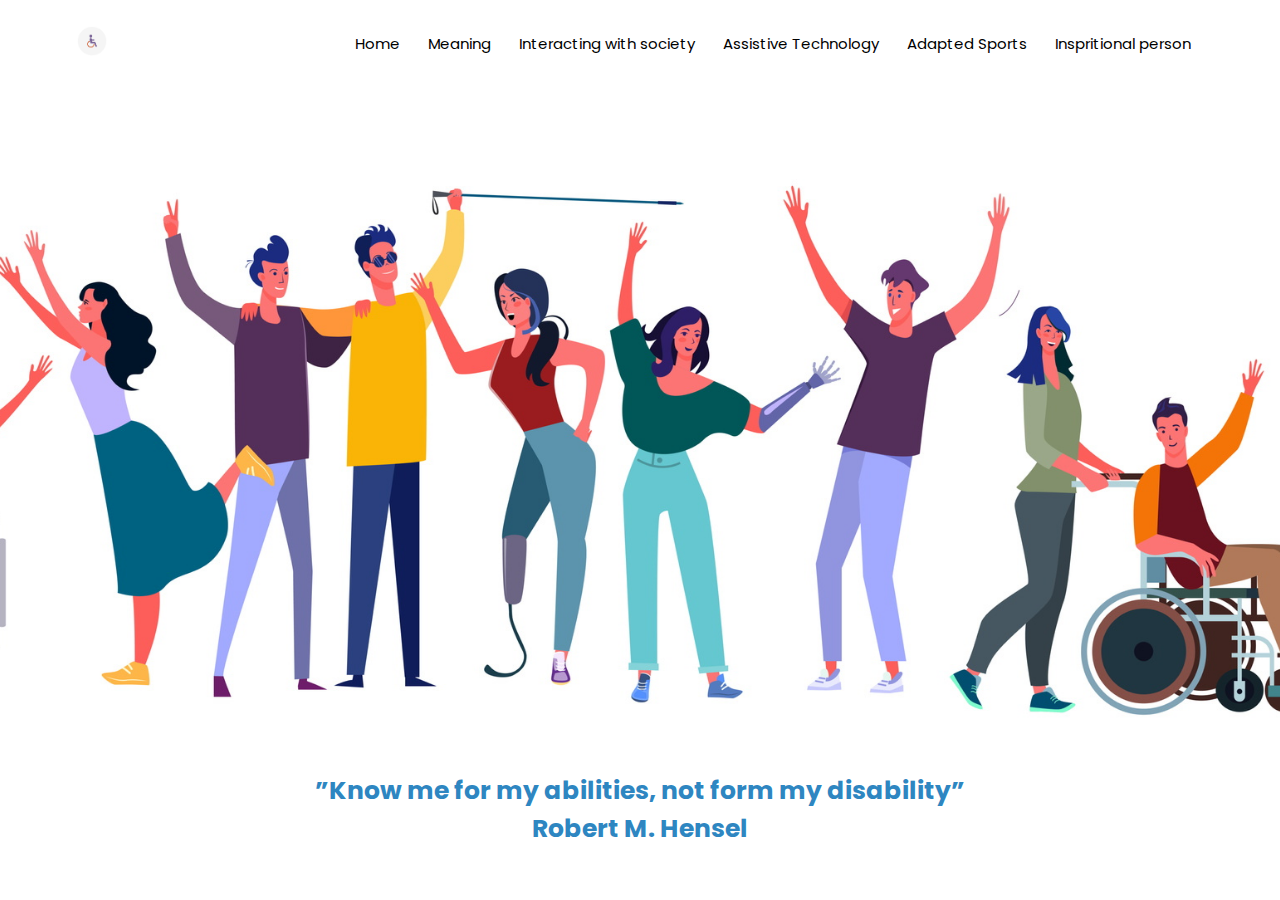
<file: index.html>
<!DOCTYPE html >
<html lang="en">
<head>
<meta name="viewport" content="with=device-width, initial-scale=1.0">
<title>Disability</title>
<link rel="stylesheet" href="style.css" >
<link rel="preconnect" href="https://fonts.gstatic.com">
<link href="https://fonts.googleapis.com/css2?family=Girassol&family=Poppins:ital,wght@0,100;0,300;0,400;0,600;0,700;1,200;1,600&display=swap" rel="stylesheet">
<link rel="stylesheet" href="https://cdnjs.cloudflare.com/ajax/libs/font-awesome/4.7.0/css/font-awesome.min.css">
<link rel="shortcut icon" href="imeges/icon.png" type="image/png">
<meta charset="utf-8">
</head>
<body>
    
<div class="header">
    <nav> 
        <a href="index.html"><img src="imeges/icon.png" alt="icon"></a>
        <div class="nav-links" id="navLinks">
        <i class="fa fa-window-close" onclick="hideMenu()" ></i>
    
            <ul>
                <li><a href="index.html">Home</a></li>
                <li><a href="meaning.html">Meaning</a></li>
                <li><a href="interacting.html">Interacting with society</a></li>
                <li><a href="at.html">Assistive Technology</a></li>
                <li><a href="sports.html">Adapted Sports</a></li>
                <li><a href="person.html">Inspritional person</a></li>
            </ul>
        </div>
        <i class="fa fa-bars" onclick="showMenu()"> </i>
    </nav>
    <section class="text-box">
        <h2> ”Know me for my abilities, not form my disability”<br> Robert M. Hensel</h2>
    </section>

</div>







<!--JavaScript for Toggle Menu-->

<script>
    var navLinks = document.getElementById("navLinks");
    function showMenu(){
        navLinks.style.right="0";}


    function hideMenu(){
      navLinks.style.right="-200px";}   
</script>



</body>
</html>
</file>
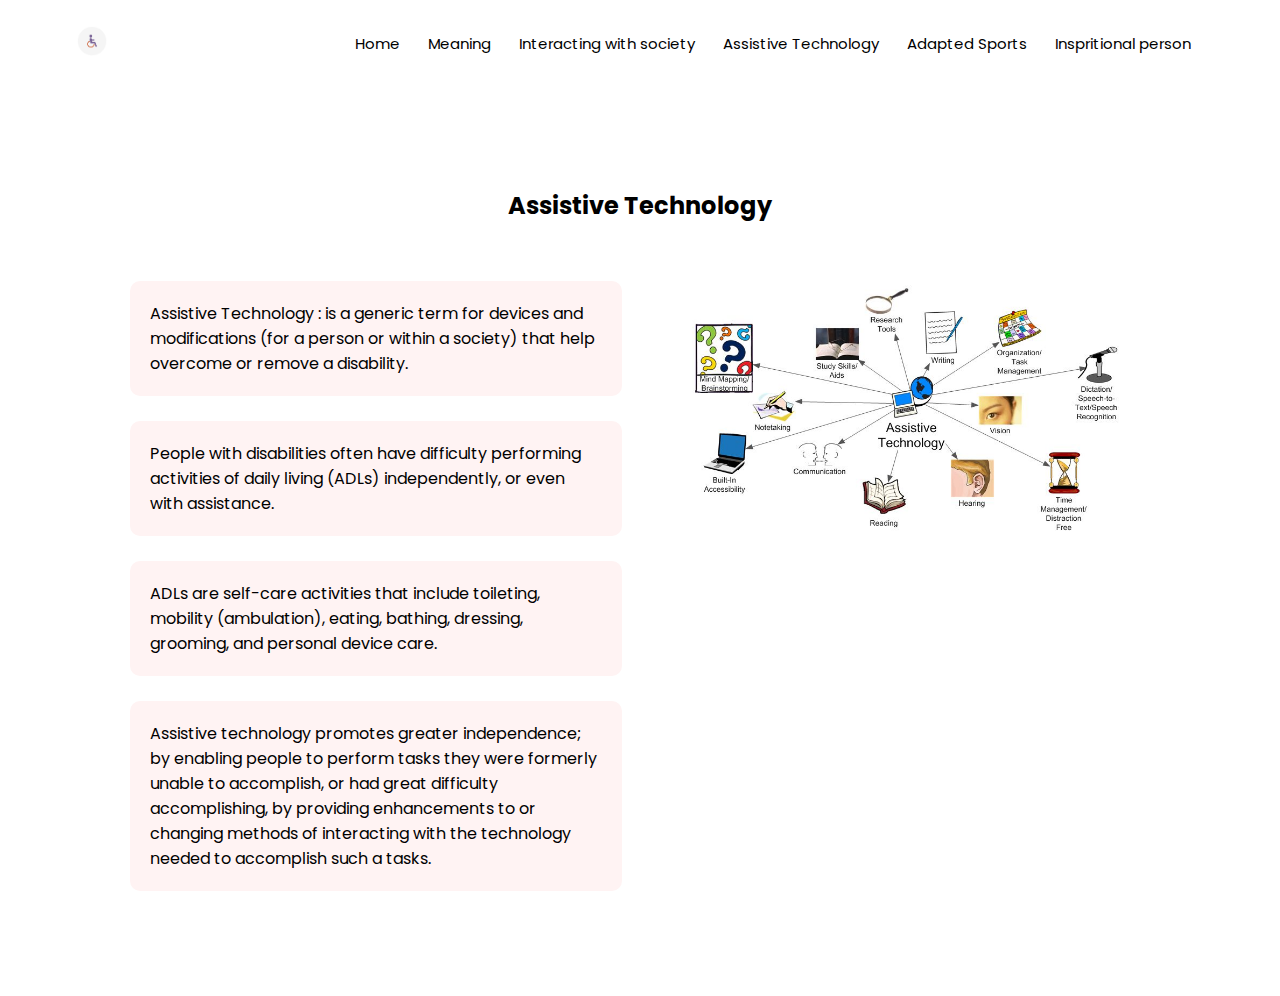
<file: at.html>
<!DOCTYPE html >
<html lang="en">
<head>
<meta name="viewport" content="with=device-width, initial-scale=1.0">
<title>Disability</title>
<link rel="stylesheet" href="style.css" >
<link rel="preconnect" href="https://fonts.gstatic.com">
<link href="https://fonts.googleapis.com/css2?family=Girassol&family=Poppins:ital,wght@0,100;0,300;0,400;0,600;0,700;1,200;1,600&display=swap" rel="stylesheet">
<link rel="stylesheet" href="https://cdnjs.cloudflare.com/ajax/libs/font-awesome/4.7.0/css/font-awesome.min.css">
<link rel="shortcut icon" href="imeges/icon.png" type="image/png">
<meta charset="utf-8">
</head>
<body>
    

<div class="header2" >
    <nav> 
        <a href="index.html"><img src="imeges/icon.png" alt="icon"></a>
        <div class="nav-links" id="navLinks">
        <i class="fa fa-window-close" onclick="hideMenu()" ></i>
    
            <ul>
                <li><a href="index.html">Home</a></li>
                <li><a href="meaning.html">Meaning</a></li>
                <li><a href="interacting.html">Interacting with society</a></li>
                <li><a href="at.html">Assistive Technology</a></li>
                <li><a href="sports.html">Adapted Sports</a></li>
                <li><a href="person.html">Inspritional person</a></li>
            </ul>
        </div>
        <i class="fa fa-bars" onclick="showMenu()"> </i>
    </nav>
    <h2>Assistive Technology</h2>
</div>



<div class="interacting">
    <div class="row">
        <div class="col2">
            <p> Assistive Technology :
                is a generic term for devices and modifications (for a person or within a society)
                 that help overcome or remove a disability. 
               </p>
                  <br>

             <p>
                People with disabilities often have difficulty performing activities of daily living (ADLs) independently,
                 or even with assistance. 
             </p>     
             <br>
             <p>
                ADLs are self-care activities that include toileting, 
                mobility (ambulation), eating, bathing, dressing, grooming,
                 and personal device care. 
             </p>
             <br>
             <p>
                Assistive technology promotes greater independence; 
                by enabling people to perform tasks they were formerly unable to accomplish,
                 or had great difficulty accomplishing, by providing enhancements to or changing methods
                  of interacting with the technology needed to accomplish such a tasks.
             </p>
             <br>
        </div>
        <div class="col2">
          <img src="imeges/at.jpg" alt="" >  
        </div>

    </div>


</div>
</body>
</html>
</file>
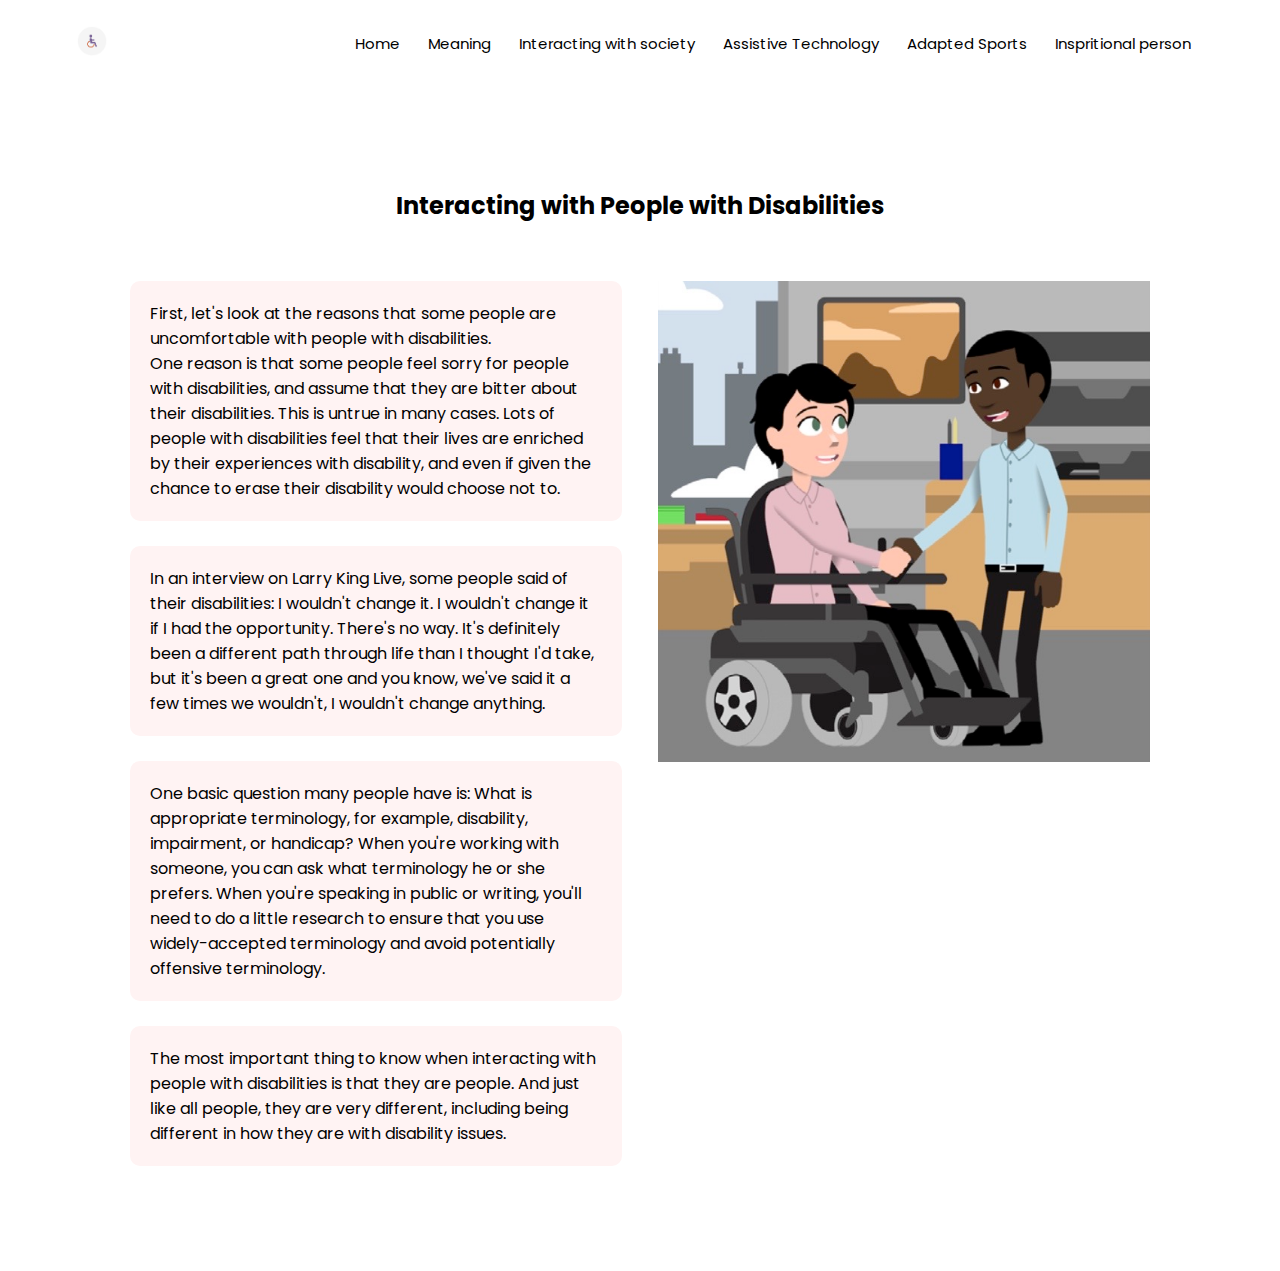
<file: interacting.html>
<!DOCTYPE html >
<html lang="en">
<head>
<meta name="viewport" content="with=device-width, initial-scale=1.0">
<title>Disability</title>
<link rel="stylesheet" href="style.css" >
<link rel="preconnect" href="https://fonts.gstatic.com">
<link href="https://fonts.googleapis.com/css2?family=Girassol&family=Poppins:ital,wght@0,100;0,300;0,400;0,600;0,700;1,200;1,600&display=swap" rel="stylesheet">
<link rel="stylesheet" href="https://cdnjs.cloudflare.com/ajax/libs/font-awesome/4.7.0/css/font-awesome.min.css">
<link rel="shortcut icon" href="imeges/icon.png" type="image/png">
<meta charset="utf-8">
</head>
<body>
    

<div class="header2" >
    <nav> 
        <a href="index.html"><img src="imeges/icon.png" alt="icon"></a>
        <div class="nav-links" id="navLinks">
        <i class="fa fa-window-close" onclick="hideMenu()" ></i>
    
            <ul>
                <li><a href="index.html">Home</a></li>
                <li><a href="meaning.html">Meaning</a></li>
                <li><a href="interacting.html">Interacting with society</a></li>
                <li><a href="at.html">Assistive Technology</a></li>
                <li><a href="sports.html">Adapted Sports</a></li>
                <li><a href="person.html">Inspritional person</a></li>
            </ul>
        </div>
        <i class="fa fa-bars" onclick="showMenu()"> </i>
    </nav>
    <h2>Interacting with People with Disabilities</h2>
</div>



<div class="interacting">
    <div class="row">
        <div class="col2">
            <p>First, let's look at the reasons that some people are uncomfortable with people with disabilities. <br>
                 One reason is that some people feel sorry for people with disabilities,
                  and assume that they are bitter about their disabilities. 
                  This is untrue in many cases. 
                  Lots of people with disabilities feel that their lives are enriched by their experiences with disability, 
                  and even if given the chance to erase their disability would choose not to.</p>
                  <br>

             <p>
                In an interview on Larry King Live, some people said of their disabilities:
                I wouldn't change it. I wouldn't change it if I had the opportunity. There's no way.
                It's definitely been a different path through life than I thought I'd take,
                 but it's been a great one and you know, we've said it a few times we wouldn't, I wouldn't change anything. 
             </p>     
             <br>
             <p>
                One basic question many people have is: What is appropriate terminology, for example, disability, impairment, or handicap?
                 When you're working with someone, you can ask what terminology he or she prefers. When you're speaking in public or writing, 
                you'll need to do a little research to ensure that you use widely-accepted terminology and avoid potentially offensive terminology. 
             </p>
             <br>
             <p>
                The most important thing to know when interacting with people with disabilities is that they are people.
                And just like all people, they are very different, including being different in how they are with disability issues. 
             </p>
             <br>
        </div>
        <div class="col2">
          <img src="imeges/222.jpg" alt="" >  
        </div>

    </div>


</div>



</body>
</html>
</file>
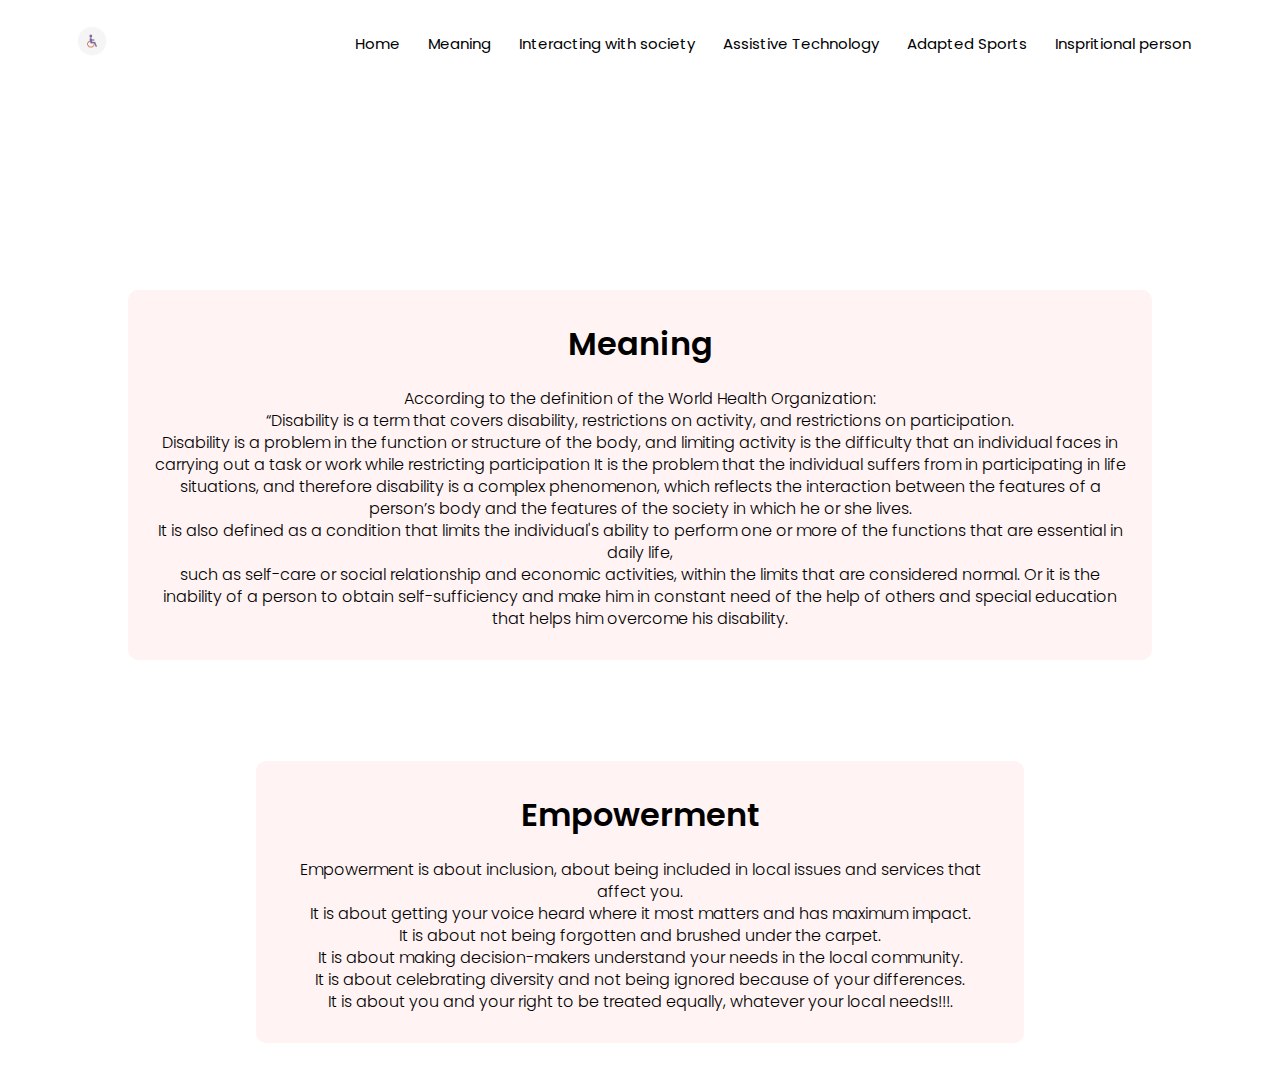
<file: meaning.html>
<!DOCTYPE html >
<html lang="en">
<head>
<meta name="viewport" content="with=device-width, initial-scale=1.0">
<title>Disability</title>
<link rel="stylesheet" href="style.css" >
<link rel="preconnect" href="https://fonts.gstatic.com">
<link href="https://fonts.googleapis.com/css2?family=Girassol&family=Poppins:ital,wght@0,100;0,300;0,400;0,600;0,700;1,200;1,600&display=swap" rel="stylesheet">
<link rel="stylesheet" href="https://cdnjs.cloudflare.com/ajax/libs/font-awesome/4.7.0/css/font-awesome.min.css">
<link rel="shortcut icon" href="imeges/icon.png" type="image/png">
<meta charset="utf-8">
</head>
<body>
    
<div class="header2">
    <nav> 
        <a href="index.html"><img src="imeges/icon.png" alt="icon"></a>
        <div class="nav-links" id="navLinks">
        <i class="fa fa-window-close" onclick="hideMenu()" ></i>
    
            <ul>
                <li><a href="index.html">Home</a></li>
                <li><a href="meaning.html">Meaning</a></li>
                <li><a href="interacting.html">Interacting with society</a></li>
                <li><a href="at.html">Assistive Technology</a></li>
                <li><a href="sports.html">Adapted Sports</a></li>
                <li><a href="person.html">Inspritional person</a></li>
            </ul>
        </div>
        <i class="fa fa-bars" onclick="showMenu()"> </i>
    </nav>
   

</div>

<!--Meaning-->

<section class="meaning">
   
     <div class="meaning-row">
         <h1>Meaning</h1>
         <h2>
            According to the definition of the World Health Organization: <br>
             “Disability is a term that covers disability, restrictions on activity, and restrictions on participation. <br>
              Disability is a problem in the function or structure of the body,
              and limiting activity is the difficulty that an individual faces in carrying out a task
               or work while restricting participation It is the problem that the individual suffers from in participating in life situations,
               and therefore disability is a complex phenomenon,
               which reflects the interaction between the features of a person’s body and the features of the society in which he or she lives. <br>
               It is also defined as a condition that limits the individual's ability to perform one or more of the functions that are essential in daily life, 
            <br> such as self-care or social relationship and economic activities,
             within the limits that are considered normal. Or it is the inability of a person to obtain self-sufficiency 
            and make him in constant need of the help of others and special education that helps him overcome his disability.
         </h2>

     </div>
</section>

<!--empowerment-->

<section class="empowerment">
    <div class="empowerment-row">
        <h1>Empowerment</h1>
        <h2>
            Empowerment is about inclusion, about being included in local issues and services that affect you. <br>
             It is about getting your voice heard where it most matters and has maximum impact. <br>
               It is about not being forgotten and brushed under the carpet.  <br>
               It is about making decision-makers understand your needs in the local community. <br>
                It is about celebrating diversity and not being ignored because of your differences. <br>
              It is about you and your right to be treated equally, whatever your local needs!!!. 
        </h2>
         

    </div>





</section>





<!--JavaScript for Toggle Menu-->

<script>
    var navLinks = document.getElementById("navLinks");
    function showMenu(){
        navLinks.style.right="0";}


    function hideMenu(){
      navLinks.style.right="-200px";}   
</script>



</body>
</html>
</file>
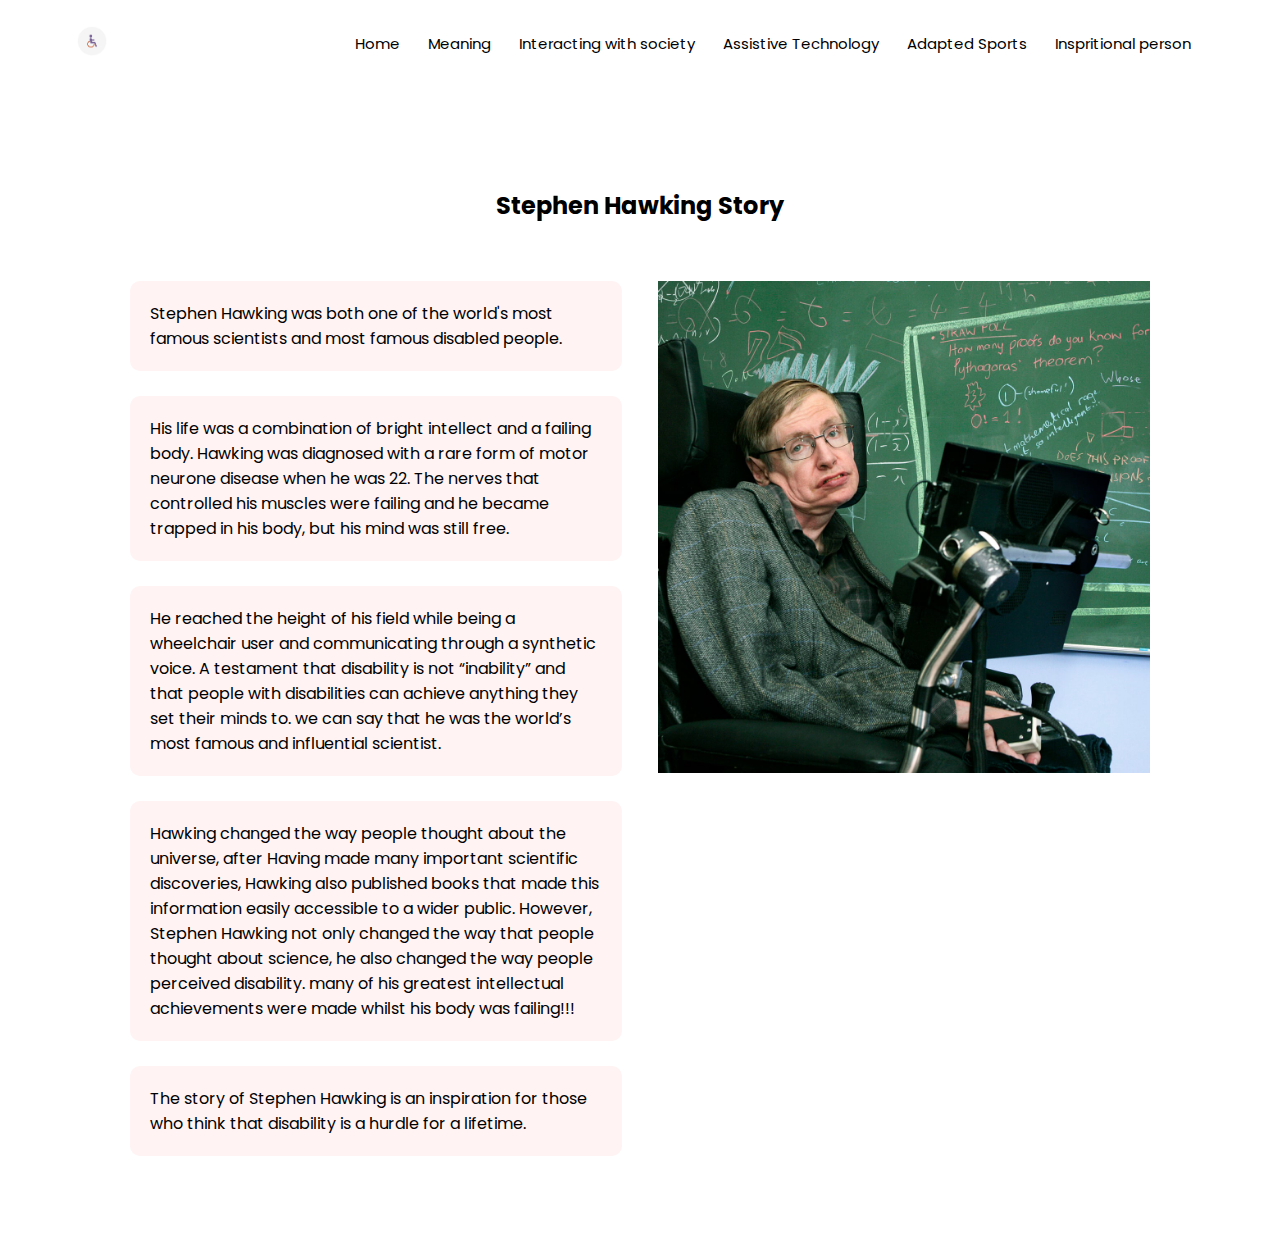
<file: person.html>
<!DOCTYPE html >
<html lang="en">
<head>
<meta name="viewport" content="with=device-width, initial-scale=1.0">
<title>Disability</title>
<link rel="stylesheet" href="style.css" >
<link rel="preconnect" href="https://fonts.gstatic.com">
<link href="https://fonts.googleapis.com/css2?family=Girassol&family=Poppins:ital,wght@0,100;0,300;0,400;0,600;0,700;1,200;1,600&display=swap" rel="stylesheet">
<link rel="stylesheet" href="https://cdnjs.cloudflare.com/ajax/libs/font-awesome/4.7.0/css/font-awesome.min.css">
<link rel="shortcut icon" href="imeges/icon.png" type="image/png">
<meta charset="utf-8">
</head>
<body>
    

<div class="header2" >
    <nav> 
        <a href="index.html"><img src="imeges/icon.png" alt="icon"></a>
        <div class="nav-links" id="navLinks">
        <i class="fa fa-window-close" onclick="hideMenu()" ></i>
    
            <ul>
                <li><a href="index.html">Home</a></li>
                <li><a href="meaning.html">Meaning</a></li>
                <li><a href="interacting.html">Interacting with society</a></li>
                <li><a href="at.html">Assistive Technology</a></li>
                <li><a href="sports.html">Adapted Sports</a></li>
                <li><a href="person.html">Inspritional person</a></li>
            </ul>
        </div>
        <i class="fa fa-bars" onclick="showMenu()"> </i>
    </nav>
    <h2>Stephen Hawking Story</h2>
</div>



<div class="interacting">
    <div class="row">
        <div class="col2">
            <p>Stephen Hawking was both one of the world's most famous scientists and most famous disabled people.</p>
                  <br>

             <p>
                His life was a combination of bright intellect and a failing body.
                Hawking was diagnosed with a rare form of motor neurone disease when he was 22.
                The nerves that controlled his muscles were failing and he became trapped in his body, but his mind was still free.
                 
             </p>     
             <br>
             <p>
                He reached the height of his field while being a wheelchair user and communicating through a synthetic voice.
                A testament that disability is not “inability” and that people with disabilities can achieve anything they set their minds to.
                we can say that he was the world’s most famous and influential scientist.
             </p>
             <br>
             <p>
                Hawking changed the way people thought about the universe, after Having made many important scientific discoveries,
                Hawking also published books that made this information easily accessible to a wider public.
                However, Stephen Hawking not only changed the way that people thought about science, he also changed the way people perceived disability.  
                many of his greatest intellectual achievements were made whilst his body was failing!!!

             </p>
             <br>
             <p>The story of Stephen Hawking is an inspiration for those who think that disability is a hurdle for a lifetime.</p>
        </div>
        <div class="col2">
          <img src="imeges/inspirational.jpg" alt="" >  
        </div>

    </div>


</div>

</body>
</html>
</file>
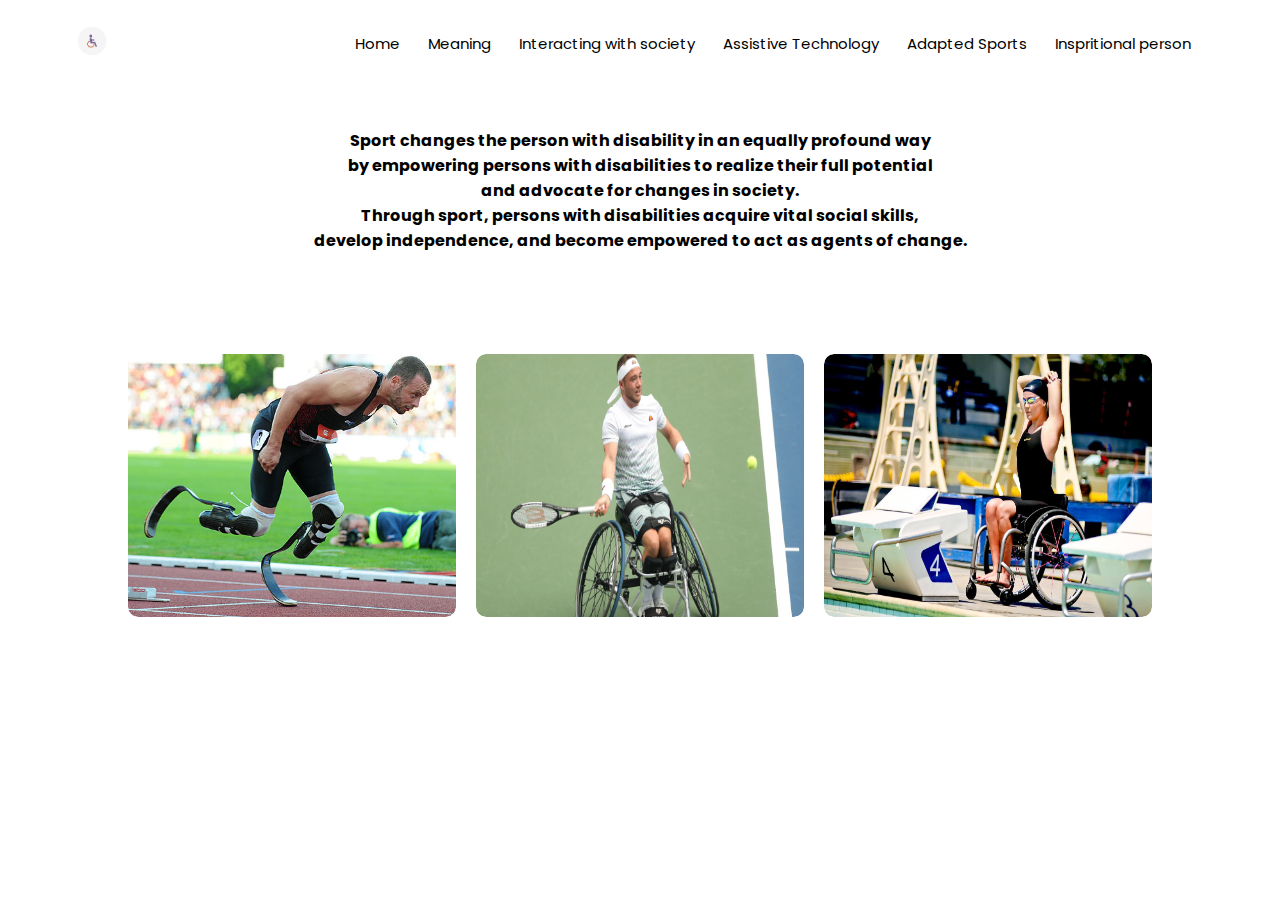
<file: sports.html>
<!DOCTYPE html >
<html lang="en">
<head>
<meta name="viewport" content="with=device-width, initial-scale=1.0">
<title>Disability</title>
<link rel="stylesheet" href="style.css" >
<link rel="preconnect" href="https://fonts.gstatic.com">
<link href="https://fonts.googleapis.com/css2?family=Girassol&family=Poppins:ital,wght@0,100;0,300;0,400;0,600;0,700;1,200;1,600&display=swap" rel="stylesheet">
<link rel="stylesheet" href="https://cdnjs.cloudflare.com/ajax/libs/font-awesome/4.7.0/css/font-awesome.min.css">
<link rel="shortcut icon" href="imeges/icon.png" type="image/png">
<meta charset="utf-8">
</head>
<body>
    
<div class="sub-header">
    <nav> 
        <a href="index.html"><img src="imeges/icon.png" alt="icon"></a>
        <div class="nav-links" id="navLinks">
        <i class="fa fa-window-close" onclick="hideMenu()" ></i>
    
            <ul>
                <li><a href="index.html">Home</a></li>
                <li><a href="meaning.html">Meaning</a></li>
                <li><a href="interacting.html">Interacting with society</a></li>
                <li><a href="at.html">Assistive Technology</a></li>
                <li><a href="sports.html">Adapted Sports</a></li>
                <li><a href="person.html">Inspritional person</a></li>
            </ul>
        </div>
        <i class="fa fa-bars" onclick="showMenu()"> </i>
    </nav>
    <p>Sport changes the person with disability in an equally profound way <br>
        by empowering persons with disabilities to realize their full potential <br>
         and advocate for changes in society. <br> 
         Through sport, persons with disabilities acquire vital social skills,<br>
          develop independence, and become empowered to act as agents of change.</p>
    </div>

<!--sport-->

<section class="sport">
    <div class="row">
        <div class="sport-col">
            <img src="imeges/running.jpg" alt="">
           
            <div class="layer">
                <h3>RUNNING</h3>
            </div>
            
        </div>
        <div class="sport-col">
            <img src="imeges/Tennis.jpg " alt=""> 
            <div>
            </div>
            <div class="layer">
                <h3>TENNIS</h3>
            </div>
        </div>
        <div class="sport-col">
            <img src="imeges/swimming.jpg" alt=""> 
            <div class="layer">
                <h3>SWIMMING</h3>
            </div>
        </div>     

    </div>
 



</section>




<!--JavaScript for Toggle Menu-->

<script>
    var navLinks = document.getElementById("navLinks");
    function showMenu(){
        navLinks.style.right="0";}


    function hideMenu(){
      navLinks.style.right="-200px";}   
</script>



</body>
</html>
</file>
<file: style.css>
*{
    margin: 0;
    padding: 0;
    font-family: 'Poppins', sans-serif;
}

.header{
    min-height: 100vh;
    width:100%;
    background-image:url(imeges/cover.jpg);
    background-size: cover;
    background-position: center;
    position: relative;

}


nav{
    display:flex ;
    padding: 2% 6%;
    justify-content: space-between;
    align-items: center;
}
nav img{
    width: 30px;
}
.nav-links{
    flex:1 ;
    text-align: right;
}
.nav-links ul li{
    list-style: none;
    display: inline-block;
    padding: 0px 12px;
    position:relative
}
.nav-links ul li a{
    color:#000 ;
    text-decoration: none;
    font-size: 15px;
}

.nav-links ul li::after{
    content: '';
    width: 0% ;
    height: 2px;
    background:#2471A3 ;
    display:block;
    margin: auto;
    transition: 0.5s;
}
.nav-links ul li:hover::after{
    width: 100%;

}
.text-box{
    width: 90%;
    color:#2E86C1 ;
    position: absolute;
    top: 90%;
    left: 50%;
    transform:translate(-50%,-50%) ;
    text-align:center ;
}
.text-box h2{
    font-size: 25px;
    
}



nav.fa{
    display: none;
}

nav .fa{
    display: none;
}


@media(max-width:700px){

.text-box h1{font-size: 12px;}
.nav-links ul li{ display: block;}
.nav-links {
    position: absolute;
    background: #ccc;
    height: 100vh;
    width: 200px;
    top:0;
    right:-200px;
    text-align: left;
    z-index: 2;
    transition:1s ;

}


    nav .fa{
        display: block;
        color:#000 ;
        margin: 10px;
        font-size: 22px;
        cursor:pointer;}
   
}

/*---meaning---*/
.meaning{
    width:80%;
    margin: auto;
    text-align: center;
    padding-top: 100px;

}

.meaning-row h2{
    font-size: 16px;
    font-weight: 300;
    line-height: 22px;
    color: #000;
    padding: 10px;
    
}
.meaning-row h1{
    align-items: center;
    font-weight: 600;
    margin: 10px 0;
}

.meaning-row{
    flex-basis: 40%;
    background: #fff3f3;
    border-radius: 10px;
    margin-bottom: 5%;
    padding: 20px 12px;
    box-sizing: border-box;
    transition: 0.5s;
}



.meaning-row:hover{
    box-shadow: 0 0 20px 0px rgba(0,0,0,0.2);
}

/*---empowerment---*/

.empowerment{
    width:60%;
    margin: auto;
    text-align: center;
    padding-top: 50px;

}

.empowerment-row h2{
    font-size: 16px;
    font-weight: 300;
    line-height: 22px;
    color: #000;
    padding: 10px;
    
}
.empowerment-row h1{
    align-items: center;
    font-weight: 600;
    margin: 10px 0;
}

.empowerment-row{
    flex-basis: 40%;
    background: #fff3f3;
    border-radius: 10px;
    margin-bottom: 5%;
    padding: 20px 12px;
    box-sizing: border-box;
    transition: 0.5s;
}


.empowerment-row:hover{
    box-shadow: 0 0 20px 0px rgba(0,0,0,0.2);
}

@media(max-width: 700px){
    .meaning-row{flex-direction: column;}
    .meaning-row{flex-direction: column;}
}



/*-----Sport-----*/

.sub-header p{
    font-weight:bolder;
    margin-top: 40px;
    color: #000;
    text-align: center;
}

.sport{
    width: 80%;
    margin: auto;
    text-align: center;
    padding-top: 50px;
    
    
}
.row{
    margin-top: 5%;
    display: flex;
    justify-content: space-between;
}


/*

.column {
    float: left;
    width: 30%;
    padding: 0 8px;
  }
  
  
  .row {margin: 0 -5px;}
  
  
  .row:after {
    content: "";
    display: table;
    clear: both;
  }
  
  
  @media screen and (max-width: 600px) {
    .column {
      width: 100%;
      display: block;
      margin-bottom: 20px;
    }
  }
  

.card {
    box-shadow: 0 4px 8px 0 rgba(0, 0, 0, 0.2);
    text-align: center;
    background-color: #f1f1f1;
    border-radius: 10px;
}
.card img{
    width: 100%;
    height: 100%;
}
*/



.sport-col{
    flex-basis: 32%;
    border-radius: 10px;
    margin-bottom: 30px;
    position: relative;
    overflow: hidden;
    text-align: center;

}
.sport-col img{
    width: 100%; 
    height: 100%;
    border-radius: 10px;
    display: block;
}

.layer{
    background: transparent;
    height: 100%;
    width: 100%;
    position:absolute ;
    top:0;
    left:0;
    transition: 0.5s;
}
.layer:hover{
    background: rgba(63, 63, 65, 0.445);
}

.layer h3{
    width: 100%;
    font-weight: 500;
    color: #fff;
    font-size: 26px;
    bottom: 0;
    left: 50%;
    transform: translateX(-50%);
    position: absolute;
    opacity: 0;
    transition: 0.5s;

}

.layer:hover h3{
    bottom: 49%;
    opacity: 1;
}


/*-----Interacting with society-----*/


.header2{
    height: 20vh;
    width: 100%;
    text-align: center;
    color: #000;
    padding-bottom: 10px;
}

.header2 h2{
    margin-top: 100px;
}

.interacting{
    width: 80%;
    margin: auto;
    padding-top: 10px;
    padding-bottom: 50px;

}

.col2{
    flex-basis: 48%;
    padding: 30px 2px;
 
}

.col2 img{
    width: 100%;
}

.col2 p{
    padding: 20px ;
    background: #fff3f3;
    border-radius: 10px;
    
    box-sizing: border-box;
    transition: 0.5s;
 
}

.col2 p:hover{
    box-shadow: 0 0 20px 0px rgba(0,0,0,0.2);}
</file>
